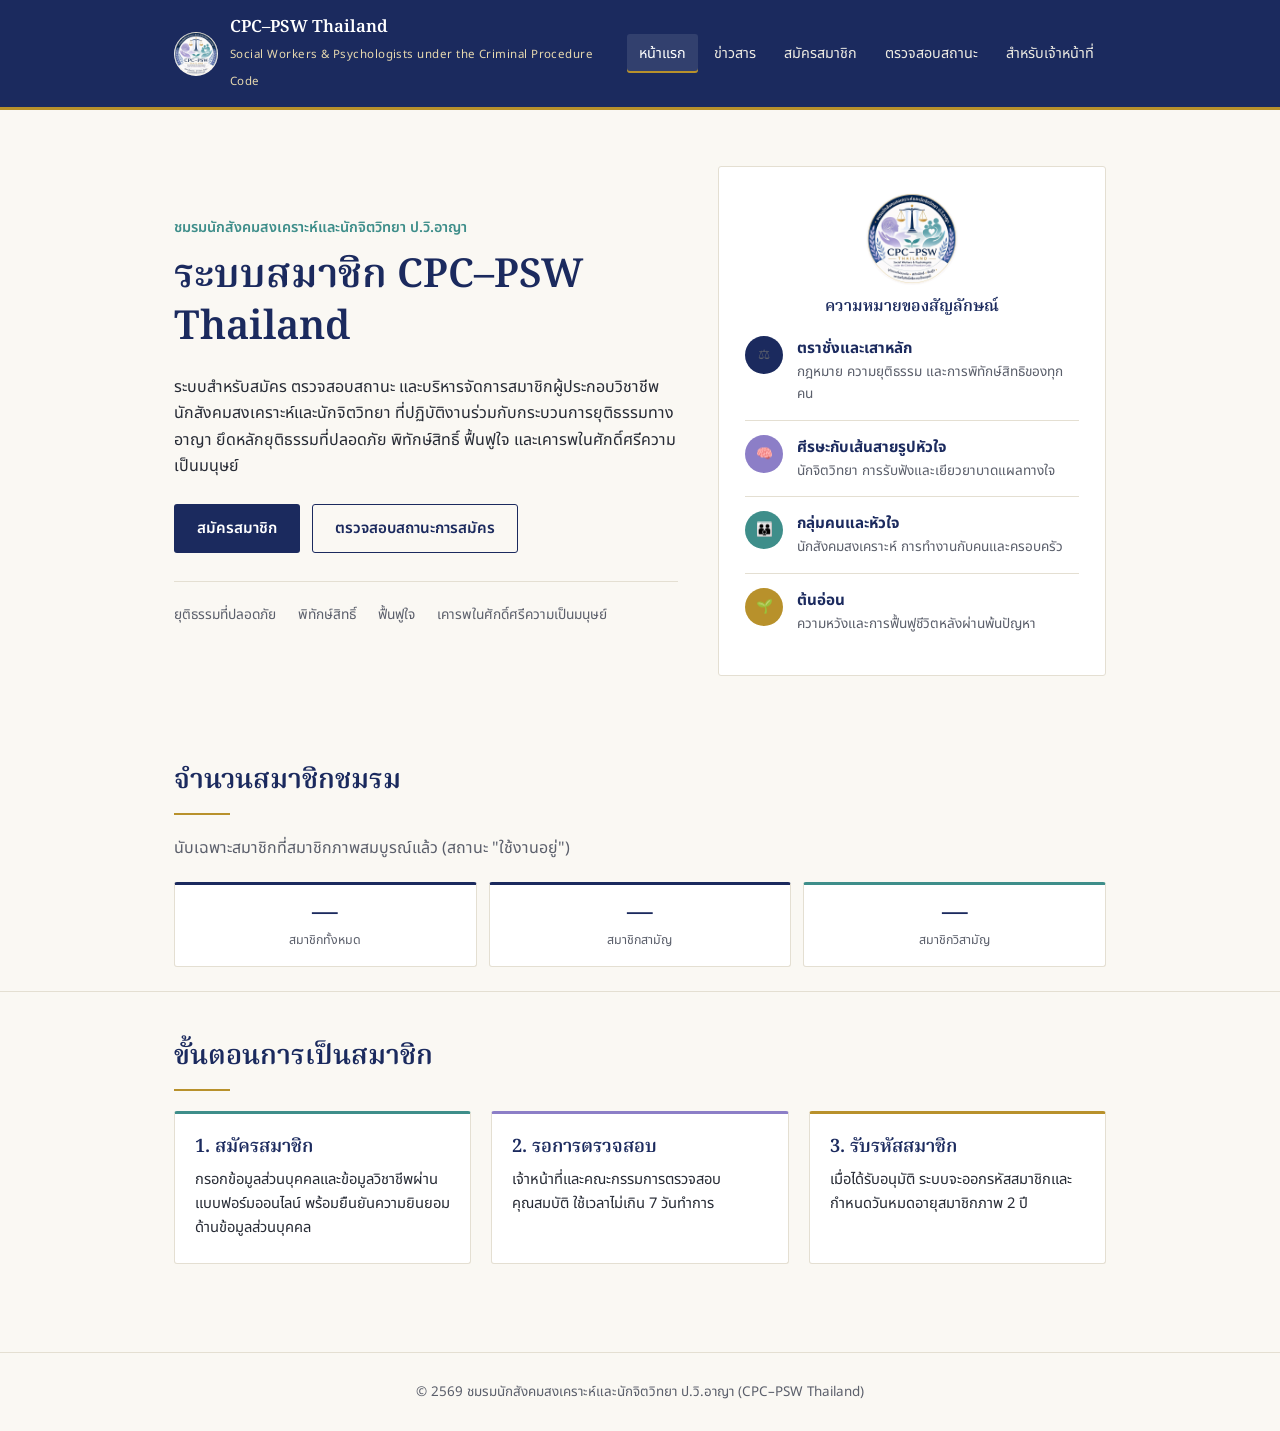
<file: index.html>
<!DOCTYPE html>
<html lang="th">
<head>
<meta charset="UTF-8">
<meta name="viewport" content="width=device-width, initial-scale=1.0">
<title>CPC–PSW Thailand — ระบบสมาชิก</title>
<meta name="description" content="ระบบสมาชิกชมรมนักสังคมสงเคราะห์และนักจิตวิทยา ป.วิ.อาญา">
<link rel="icon" href="logo.png">
<link rel="stylesheet" href="style.css">
</head>
<body>

<header class="site-header">
  <div class="wrap">
    <a href="index.html" class="brand">
      <img src="logo.png" alt="ตราสัญลักษณ์ CPC-PSW Thailand">
      <span>
        <span class="brand-th">CPC–PSW Thailand</span><br>
        <span class="brand-en">Social Workers &amp; Psychologists under the Criminal Procedure Code</span>
      </span>
    </a>
    <button class="nav-toggle" aria-label="เปิดเมนู">เมนู</button>
    <nav class="site-nav">
      <a href="index.html" aria-current="page">หน้าแรก</a>
      <a href="news.html">ข่าวสาร</a>
      <a href="register.html">สมัครสมาชิก</a>
      <a href="status.html">ตรวจสอบสถานะ</a>
      <a href="admin.html">สำหรับเจ้าหน้าที่</a>
    </nav>
  </div>
</header>

<section class="hero">
  <div class="wrap hero-grid">
    <div>
      <div class="hero-tag">ชมรมนักสังคมสงเคราะห์และนักจิตวิทยา ป.วิ.อาญา</div>
      <h1>ระบบสมาชิก CPC–PSW Thailand</h1>
      <p>ระบบสำหรับสมัคร ตรวจสอบสถานะ และบริหารจัดการสมาชิกผู้ประกอบวิชาชีพนักสังคมสงเคราะห์และนักจิตวิทยา ที่ปฏิบัติงานร่วมกับกระบวนการยุติธรรมทางอาญา ยึดหลักยุติธรรมที่ปลอดภัย พิทักษ์สิทธิ์ ฟื้นฟูใจ และเคารพในศักดิ์ศรีความเป็นมนุษย์</p>
      <div class="hero-actions">
        <a href="register.html" class="btn btn-primary">สมัครสมาชิก</a>
        <a href="status.html" class="btn btn-outline">ตรวจสอบสถานะการสมัคร</a>
      </div>
      <div class="value-strip">
        <span>ยุติธรรมที่ปลอดภัย</span>
        <span>พิทักษ์สิทธิ์</span>
        <span>ฟื้นฟูใจ</span>
        <span>เคารพในศักดิ์ศรีความเป็นมนุษย์</span>
      </div>
    </div>

    <div class="emblem-card">
      <div class="emblem-card-logo">
        <img src="logo.png" alt="ตราสัญลักษณ์ชมรม CPC–PSW Thailand">
      </div>
      <h3 class="emblem-card-title">ความหมายของสัญลักษณ์</h3>
      <ul>
        <li>
          <span class="emblem-ic">⚖</span>
          <span><strong>ตราชั่งและเสาหลัก</strong><span>กฎหมาย ความยุติธรรม และการพิทักษ์สิทธิของทุกคน</span></span>
        </li>
        <li>
          <span class="emblem-ic">🧠</span>
          <span><strong>ศีรษะกับเส้นสายรูปหัวใจ</strong><span>นักจิตวิทยา การรับฟังและเยียวยาบาดแผลทางใจ</span></span>
        </li>
        <li>
          <span class="emblem-ic">👪</span>
          <span><strong>กลุ่มคนและหัวใจ</strong><span>นักสังคมสงเคราะห์ การทำงานกับคนและครอบครัว</span></span>
        </li>
        <li>
          <span class="emblem-ic">🌱</span>
          <span><strong>ต้นอ่อน</strong><span>ความหวังและการฟื้นฟูชีวิตหลังผ่านพ้นปัญหา</span></span>
        </li>
      </ul>
    </div>
  </div>
</section>

<section class="section" style="padding-bottom:0">
  <div class="wrap">
    <h2>จำนวนสมาชิกชมรม</h2>
    <hr class="rule">
    <p class="muted" style="margin-bottom:20px">นับเฉพาะสมาชิกที่สมาชิกภาพสมบูรณ์แล้ว (สถานะ "ใช้งานอยู่")</p>
    <div class="stat-grid">
      <div class="stat-card">
        <div class="stat-value" id="pubStatTotal">—</div>
        <div class="stat-label">สมาชิกทั้งหมด</div>
      </div>
      <div class="stat-card stat-type-samanya">
        <div class="stat-value" id="pubStatSamanya">—</div>
        <div class="stat-label">สมาชิกสามัญ</div>
      </div>
      <div class="stat-card stat-type-wisamanya">
        <div class="stat-value" id="pubStatWisamanya">—</div>
        <div class="stat-label">สมาชิกวิสามัญ</div>
      </div>
      <div class="stat-card stat-type-honorary hidden" id="pubStatHonoraryCard">
        <div class="stat-value" id="pubStatHonorary">—</div>
        <div class="stat-label">สมาชิกกิตติมศักดิ์</div>
      </div>
    </div>
  </div>
</section>

<section class="section">
  <div class="wrap">
    <h2>ขั้นตอนการเป็นสมาชิก</h2>
    <hr class="rule">
    <div class="card-grid">
      <div class="info-card">
        <h3>1. สมัครสมาชิก</h3>
        <p>กรอกข้อมูลส่วนบุคคลและข้อมูลวิชาชีพผ่านแบบฟอร์มออนไลน์ พร้อมยืนยันความยินยอมด้านข้อมูลส่วนบุคคล</p>
      </div>
      <div class="info-card">
        <h3>2. รอการตรวจสอบ</h3>
        <p>เจ้าหน้าที่และคณะกรรมการตรวจสอบคุณสมบัติ ใช้เวลาไม่เกิน 7 วันทำการ</p>
      </div>
      <div class="info-card">
        <h3>3. รับรหัสสมาชิก</h3>
        <p>เมื่อได้รับอนุมัติ ระบบจะออกรหัสสมาชิกและกำหนดวันหมดอายุสมาชิกภาพ 2 ปี</p>
      </div>
    </div>
  </div>
</section>

<footer class="site-footer">
  <div class="wrap">
    © <span data-year></span> ชมรมนักสังคมสงเคราะห์และนักจิตวิทยา ป.วิ.อาญา (CPC–PSW Thailand)
  </div>
</footer>

<script src="config.js"></script>
<script src="app.js"></script>
<script src="index.js"></script>
</body>
</html>
</file>
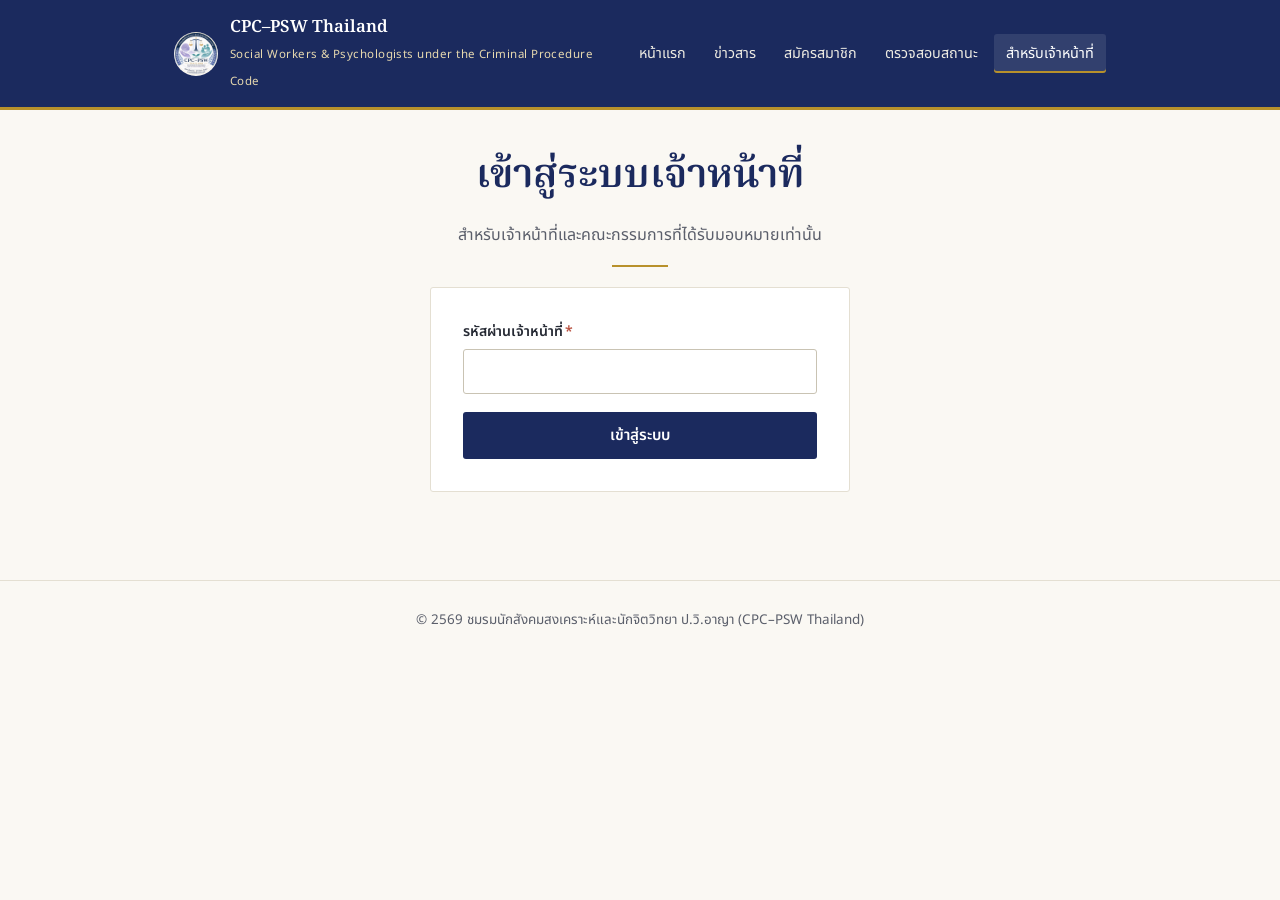
<file: admin.html>
<!DOCTYPE html>
<html lang="th">
<head>
<meta charset="UTF-8">
<meta name="viewport" content="width=device-width, initial-scale=1.0">
<title>สำหรับเจ้าหน้าที่ — CPC–PSW Thailand</title>
<link rel="icon" href="logo.png">
<link rel="stylesheet" href="style.css">
</head>
<body>

<header class="site-header">
  <div class="wrap">
    <a href="index.html" class="brand">
      <img src="logo.png" alt="ตราสัญลักษณ์ CPC-PSW Thailand">
      <span>
        <span class="brand-th">CPC–PSW Thailand</span><br>
        <span class="brand-en">Social Workers &amp; Psychologists under the Criminal Procedure Code</span>
      </span>
    </a>
    <button class="nav-toggle" aria-label="เปิดเมนู">เมนู</button>
    <nav class="site-nav">
      <a href="index.html">หน้าแรก</a>
      <a href="news.html">ข่าวสาร</a>
      <a href="register.html">สมัครสมาชิก</a>
      <a href="status.html">ตรวจสอบสถานะ</a>
      <a href="admin.html" aria-current="page">สำหรับเจ้าหน้าที่</a>
    </nav>
  </div>
</header>

<section class="section" style="padding-top:40px">
  <div class="wrap">

    <!-- LOGIN VIEW -->
    <div id="loginView" style="max-width:420px;margin:0 auto">
      <h1 class="center">เข้าสู่ระบบเจ้าหน้าที่</h1>
      <p class="muted center">สำหรับเจ้าหน้าที่และคณะกรรมการที่ได้รับมอบหมายเท่านั้น</p>
      <hr class="rule center">
      <div id="loginAlert" class="alert hidden" role="alert"></div>
      <div class="panel">
        <form id="loginForm" novalidate>
          <div class="field">
            <label for="password">รหัสผ่านเจ้าหน้าที่<span class="req">*</span></label>
            <input type="password" id="password" required autocomplete="current-password">
          </div>
          <button type="submit" class="btn btn-primary" id="loginBtn" style="width:100%">เข้าสู่ระบบ</button>
        </form>
      </div>
    </div>

    <!-- DASHBOARD VIEW -->
    <div id="dashView" class="hidden">
      <div style="display:flex;justify-content:space-between;align-items:center;flex-wrap:wrap;gap:12px">
        <div>
          <h1 style="margin-bottom:2px">รายการสมาชิก</h1>
          <p class="muted" style="margin:0">ตรวจสอบ อนุมัติ และจัดการสถานะสมาชิกภาพ</p>
        </div>
        <div style="display:flex;gap:8px;flex-wrap:wrap">
          <button class="btn btn-outline btn-sm" id="refreshBtn">โหลดข้อมูลใหม่</button>
          <button class="btn btn-outline btn-sm" id="logoutBtn">ออกจากระบบ</button>
        </div>
      </div>
      <hr class="rule">

      <div id="dashAlert" class="alert hidden" role="alert"></div>

      <!-- TABS -->
      <div class="admin-tabs">
        <button type="button" class="admin-tab active" data-tab="dashboard">แดชบอร์ด</button>
        <button type="button" class="admin-tab" data-tab="manage">ตรวจสอบ/จัดการสมาชิก</button>
        <button type="button" class="admin-tab" data-tab="news">ข่าวสาร</button>
      </div>

      <!-- TAB: DASHBOARD -->
      <div id="tabDashboard" class="admin-tab-panel">
        <!-- STATS DASHBOARD -->
        <div class="stat-grid" id="statGrid">
          <div class="stat-card">
            <div class="stat-value" id="statTotal">0</div>
            <div class="stat-label">สมาชิกทั้งหมด</div>
          </div>
          <div class="stat-card stat-pending">
            <div class="stat-value" id="statPending">0</div>
            <div class="stat-label">รอตรวจสอบ</div>
          </div>
          <div class="stat-card stat-needinfo">
            <div class="stat-value" id="statNeedInfo">0</div>
            <div class="stat-label">รอข้อมูลเพิ่มเติม</div>
          </div>
          <div class="stat-card stat-active">
            <div class="stat-value" id="statActive">0</div>
            <div class="stat-label">ใช้งานอยู่</div>
          </div>
          <div class="stat-card stat-suspended">
            <div class="stat-value" id="statSuspended">0</div>
            <div class="stat-label">ระงับ</div>
          </div>
          <div class="stat-card stat-expired">
            <div class="stat-value" id="statExpired">0</div>
            <div class="stat-label">หมดอายุ</div>
          </div>
          <div class="stat-card stat-rejected">
            <div class="stat-value" id="statRejected">0</div>
            <div class="stat-label">ไม่อนุมัติ</div>
          </div>
        </div>

        <!-- PROFESSION RATIO PANEL -->
        <div class="panel" style="margin-bottom:24px">
          <h3 style="margin-bottom:14px">จำนวน/สัดส่วนวิชาชีพ</h3>
          <div class="profession-bar">
            <div class="profession-bar-seg seg-social" id="professionBarSocial" style="width:0%"></div>
            <div class="profession-bar-seg seg-psych" id="professionBarPsych" style="width:0%"></div>
            <div class="profession-bar-seg seg-other" id="professionBarOther" style="width:0%"></div>
          </div>
          <div class="profession-legend">
            <div class="profession-legend-item">
              <span class="dot dot-social"></span>
              นักสังคมสงเคราะห์ <strong id="professionSocialCount">0</strong> คน (<span id="professionSocialPct">0%</span>)
            </div>
            <div class="profession-legend-item">
              <span class="dot dot-psych"></span>
              นักจิตวิทยา <strong id="professionPsychCount">0</strong> คน (<span id="professionPsychPct">0%</span>)
            </div>
            <div class="profession-legend-item hidden" id="professionOtherItem">
              <span class="dot dot-other"></span>
              อื่น ๆ/ไม่ระบุ <strong id="professionOtherCount">0</strong> คน (<span id="professionOtherPct">0%</span>)
            </div>
          </div>
        </div>

        <!-- MEMBER TYPE RATIO PANEL -->
        <div class="panel" style="margin-bottom:24px">
          <h3 style="margin-bottom:14px">จำนวน/สัดส่วนประเภทสมาชิก</h3>
          <div class="profession-bar">
            <div class="profession-bar-seg seg-samanya" id="typeBarSamanya" style="width:0%"></div>
            <div class="profession-bar-seg seg-wisamanya" id="typeBarWisamanya" style="width:0%"></div>
            <div class="profession-bar-seg seg-honorary" id="typeBarHonorary" style="width:0%"></div>
          </div>
          <div class="profession-legend">
            <div class="profession-legend-item">
              <span class="dot dot-samanya"></span>
              สมาชิกสามัญ <strong id="typeSamanyaCount">0</strong> คน (<span id="typeSamanyaPct">0%</span>)
            </div>
            <div class="profession-legend-item">
              <span class="dot dot-wisamanya"></span>
              สมาชิกวิสามัญ <strong id="typeWisamanyaCount">0</strong> คน (<span id="typeWisamanyaPct">0%</span>)
            </div>
            <div class="profession-legend-item hidden" id="typeHonoraryItem">
              <span class="dot dot-honorary"></span>
              สมาชิกกิตติมศักดิ์ <strong id="typeHonoraryCount">0</strong> คน (<span id="typeHonoraryPct">0%</span>)
            </div>
          </div>
        </div>
      </div>

      <!-- TAB: MANAGE MEMBERS -->
      <div id="tabManage" class="admin-tab-panel hidden">
        <div style="display:flex;justify-content:flex-end;gap:8px;flex-wrap:wrap;margin-bottom:16px">
          <button class="btn btn-gold btn-sm" id="addHonoraryBtn">+ เพิ่มสมาชิกกิตติมศักดิ์</button>
          <button class="btn btn-outline btn-sm" id="addNewsletterBtn">+ ส่งข่าวสารถึงสมาชิก</button>
        </div>

        <!-- ADD HONORARY MEMBER PANEL -->
        <div id="honoraryPanel" class="panel hidden" style="margin-bottom:24px">
          <h3 style="margin-bottom:4px">เพิ่มสมาชิกกิตติมศักดิ์</h3>
          <p class="muted" style="margin-bottom:16px">สำหรับผู้ทรงคุณวุฒิที่ชมรมเชิญเป็นกรณีพิเศษ — ระบบจะออกรหัสสมาชิกและตั้งสถานะ "ใช้งานอยู่" ให้ทันที ไม่ต้องผ่านขั้นตอนรอตรวจสอบ</p>
          <form id="honoraryForm" novalidate>
            <div class="field-grid">
              <div class="field">
                <label for="hTitle">คำนำหน้า<span class="req">*</span></label>
                <input type="text" id="hTitle" required>
              </div>
              <div class="field">
                <label for="hFirstName">ชื่อ<span class="req">*</span></label>
                <input type="text" id="hFirstName" required>
              </div>
              <div class="field">
                <label for="hLastName">นามสกุล<span class="req">*</span></label>
                <input type="text" id="hLastName" required>
              </div>
              <div class="field">
                <label for="hPhone">เบอร์โทรศัพท์</label>
                <input type="tel" id="hPhone">
              </div>
              <div class="field">
                <label for="hEmail">อีเมล</label>
                <input type="email" id="hEmail">
              </div>
              <div class="field">
                <label for="hOrganization">หน่วยงาน / ตำแหน่ง</label>
                <input type="text" id="hOrganization">
              </div>
              <div class="field full">
                <label for="hNote">หมายเหตุ</label>
                <input type="text" id="hNote" placeholder="เช่น เหตุผลที่เชิญเป็นสมาชิกกิตติมศักดิ์">
              </div>
            </div>
            <div style="display:flex;gap:10px">
              <button type="submit" class="btn btn-primary" id="honoraryBtn">เพิ่มสมาชิก</button>
              <button type="button" class="btn btn-outline" id="honoraryCancelBtn">ยกเลิก</button>
            </div>
          </form>
        </div>

        <!-- SEND NEWSLETTER PANEL -->
        <div id="newsletterPanel" class="panel hidden" style="margin-bottom:24px">
          <h3 style="margin-bottom:4px">ส่งข่าวสารถึงสมาชิกทางอีเมล</h3>
          <p class="muted" id="newsletterQuotaText" style="margin-bottom:16px">กำลังตรวจสอบโควต้าอีเมล...</p>
          <form id="newsletterForm" novalidate>
            <div class="field-grid">
              <div class="field">
                <label for="nlAudience">ส่งถึง</label>
                <select id="nlAudience">
                  <option value="active">เฉพาะสมาชิกที่ใช้งานอยู่</option>
                  <option value="all">สมาชิกทุกคน (ทุกสถานะที่มีอีเมล)</option>
                  <option value="custom">ระบุอีเมลเอง</option>
                </select>
              </div>
              <div class="field full hidden" id="nlCustomEmailsField">
                <label for="nlCustomEmails">รายชื่ออีเมล (คั่นด้วยจุลภาค , หรือขึ้นบรรทัดใหม่)</label>
                <textarea id="nlCustomEmails" placeholder="เช่น somchai@example.com, malee@example.com"></textarea>
              </div>
              <div class="field full">
                <label for="nlSubject">หัวข้ออีเมล<span class="req">*</span></label>
                <input type="text" id="nlSubject" required>
              </div>
              <div class="field full">
                <label for="nlMessage">เนื้อหาข่าวสาร<span class="req">*</span></label>
                <textarea id="nlMessage" required style="min-height:140px"></textarea>
              </div>
              <div class="field full">
                <label for="nlImages">แนบรูปภาพประกอบ (ถ้ามี สูงสุด 3 รูป)</label>
                <input type="file" id="nlImages" accept="image/*" multiple>
                <div class="hint">รูปจะแสดงต่อท้ายเนื้อหาข่าวสารในอีเมล ไฟล์ละไม่เกิน 3 MB</div>
              </div>
            </div>
            <div style="display:flex;gap:10px">
              <button type="submit" class="btn btn-primary" id="newsletterBtn">ส่งอีเมล</button>
              <button type="button" class="btn btn-outline" id="newsletterCancelBtn">ยกเลิก</button>
            </div>
          </form>
        </div>

        <div class="filter-bar">
          <select id="filterStatus">
            <option value="">ทุกสถานะ</option>
            <option value="รอตรวจสอบ">รอตรวจสอบ</option>
            <option value="รอข้อมูลเพิ่มเติม">รอข้อมูลเพิ่มเติม</option>
            <option value="ใช้งานอยู่">ใช้งานอยู่</option>
            <option value="ไม่อนุมัติ">ไม่อนุมัติ</option>
            <option value="ระงับ">ระงับ</option>
            <option value="หมดอายุ">หมดอายุ</option>
          </select>
          <input type="text" id="filterSearch" placeholder="ค้นหาชื่อ / เลขบัตรประชาชน / รหัสสมาชิก">
        </div>

        <div class="table-wrap">
          <table>
            <thead>
              <tr>
                <th>รหัสสมาชิก</th>
                <th>ชื่อ-นามสกุล</th>
                <th>วิชาชีพ</th>
                <th>ประเภท</th>
                <th>เลขทะเบียน ป.วิ.อาญา</th>
                <th>สถานะ</th>
                <th>วันสมัคร</th>
                <th>จัดการ</th>
              </tr>
            </thead>
            <tbody id="memberTableBody">
              <tr><td colspan="8" class="center muted">กำลังโหลดข้อมูล...</td></tr>
            </tbody>
          </table>
        </div>
      </div>

      <!-- TAB: NEWS -->
      <div id="tabNews" class="admin-tab-panel hidden">
        <div style="display:flex;justify-content:flex-end;gap:8px;flex-wrap:wrap;margin-bottom:16px">
          <button class="btn btn-gold btn-sm" id="addNewsBtn">+ เพิ่มข่าวสาร</button>
        </div>

        <div id="newsFormPanel" class="panel hidden" style="margin-bottom:24px">
          <h3 style="margin-bottom:4px" id="newsFormTitle">เพิ่มข่าวสาร</h3>
          <p class="muted" style="margin-bottom:16px">กรอกรายละเอียดข่าว แนบภาพ thumbnail สำหรับหน้ารวมข่าว และภาพประกอบเนื้อหาเพิ่มเติมได้ (ถ้ามี สูงสุด 3 รูป)</p>
          <form id="newsForm" novalidate>
            <div class="field-grid">
              <div class="field full">
                <label for="nTitle">หัวข้อข่าว<span class="req">*</span></label>
                <input type="text" id="nTitle" required>
              </div>
              <div class="field full">
                <label for="nSummary">สรุปย่อ (แสดงในหน้ารวมข่าว)<span class="req">*</span></label>
                <textarea id="nSummary" required style="min-height:70px"></textarea>
              </div>
              <div class="field full">
                <label for="nContent">เนื้อหาข่าวเต็ม<span class="req">*</span></label>
                <textarea id="nContent" required style="min-height:180px"></textarea>
              </div>
              <div class="field">
                <label for="nThumbnail" id="nThumbnailLabel">ภาพ Thumbnail<span class="req">*</span></label>
                <input type="file" id="nThumbnail" accept="image/*">
                <div class="hint">ใช้แสดงในหน้ารวมข่าวและเป็นภาพหลักของบทความ ไฟล์ไม่เกิน 5 MB</div>
              </div>
              <div class="field">
                <label for="nImages">ภาพประกอบเนื้อหา (สูงสุด 3 รูป)</label>
                <input type="file" id="nImages" accept="image/*" multiple>
                <div class="hint">แสดงต่อท้ายเนื้อหาข่าว ไฟล์ละไม่เกิน 5 MB</div>
              </div>
              <div class="field">
                <label for="nStatus">สถานะ</label>
                <select id="nStatus">
                  <option value="เผยแพร่">เผยแพร่ทันที</option>
                  <option value="ร่าง">บันทึกเป็นฉบับร่าง</option>
                </select>
              </div>
              <div class="field">
                <label for="nAuthor">ผู้เขียน/ที่มา</label>
                <input type="text" id="nAuthor" placeholder="เช่น ทีมงานชมรม">
              </div>
            </div>
            <div id="newsFormAlert" class="alert hidden" role="alert"></div>
            <div style="display:flex;gap:10px">
              <button type="submit" class="btn btn-primary" id="newsFormBtn">บันทึกข่าวสาร</button>
              <button type="button" class="btn btn-outline" id="newsFormCancelBtn">ยกเลิก</button>
            </div>
          </form>
        </div>

        <div class="table-wrap">
          <table>
            <thead>
              <tr>
                <th>ภาพ</th>
                <th>หัวข้อข่าว</th>
                <th>สถานะ</th>
                <th>วันที่เผยแพร่</th>
                <th>จัดการ</th>
              </tr>
            </thead>
            <tbody id="newsTableBody">
              <tr><td colspan="5" class="center muted">กำลังโหลดข้อมูล...</td></tr>
            </tbody>
          </table>
        </div>
      </div>

    </div>
  </div>
</section>

<!-- DETAIL MODAL -->
<div id="detailModal" class="modal-backdrop hidden">
  <div class="modal-box">
    <div class="modal-head">
      <h3 style="margin:0">รายละเอียดใบสมัคร</h3>
      <button type="button" class="modal-close" id="modalCloseBtn" aria-label="ปิด">✕</button>
    </div>
    <div class="modal-body" id="modalBody">
      <!-- เติมด้วย JS -->
    </div>
  </div>
</div>

<!-- CONFIRM MODAL -->
<div id="confirmModal" class="modal-backdrop hidden">
  <div class="modal-box" style="max-width:420px">
    <div class="modal-head">
      <h3 id="confirmTitle" style="margin:0">ยืนยันการดำเนินการ</h3>
      <button type="button" class="modal-close" id="confirmCloseBtn" aria-label="ปิด">✕</button>
    </div>
    <div class="modal-body">
      <p id="confirmMessage" style="margin:0 0 16px"></p>
      <div id="confirmReasonWrap" class="field hidden">
        <label for="confirmReasonInput" id="confirmReasonLabel">เหตุผล (ถ้ามี)</label>
        <textarea id="confirmReasonInput"></textarea>
      </div>
      <div style="display:flex;gap:10px;justify-content:flex-end;margin-top:8px">
        <button type="button" class="btn btn-outline" id="confirmCancelBtn">ยกเลิก</button>
        <button type="button" class="btn btn-primary" id="confirmOkBtn">ยืนยัน</button>
      </div>
    </div>
  </div>
</div>

<footer class="site-footer">
  <div class="wrap">
    © <span data-year></span> ชมรมนักสังคมสงเคราะห์และนักจิตวิทยา ป.วิ.อาญา (CPC–PSW Thailand)
  </div>
</footer>

<script src="config.js"></script>
<script src="app.js"></script>
<script src="admin.js"></script>
</body>
</html>
</file>
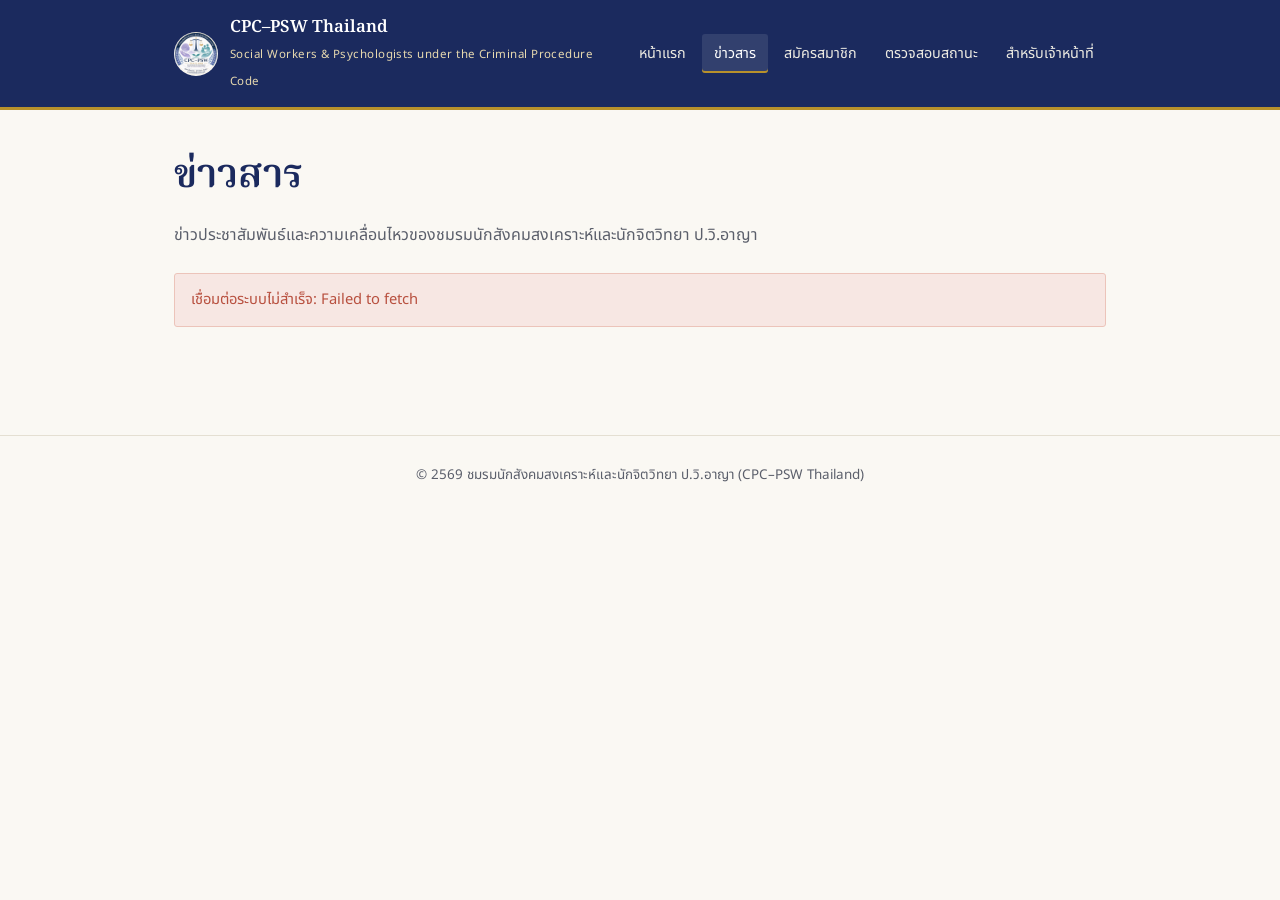
<file: news.html>
<!DOCTYPE html>
<html lang="th">
<head>
<meta charset="UTF-8">
<meta name="viewport" content="width=device-width, initial-scale=1.0">
<title>ข่าวสาร — CPC–PSW Thailand</title>
<meta name="description" content="ข่าวประชาสัมพันธ์ชมรมนักสังคมสงเคราะห์และนักจิตวิทยา ป.วิ.อาญา">
<link rel="icon" href="logo.png">
<link rel="stylesheet" href="style.css">
</head>
<body>

<header class="site-header">
  <div class="wrap">
    <a href="index.html" class="brand">
      <img src="logo.png" alt="ตราสัญลักษณ์ CPC-PSW Thailand">
      <span>
        <span class="brand-th">CPC–PSW Thailand</span><br>
        <span class="brand-en">Social Workers &amp; Psychologists under the Criminal Procedure Code</span>
      </span>
    </a>
    <button class="nav-toggle" aria-label="เปิดเมนู">เมนู</button>
    <nav class="site-nav">
      <a href="index.html">หน้าแรก</a>
      <a href="news.html" aria-current="page">ข่าวสาร</a>
      <a href="register.html">สมัครสมาชิก</a>
      <a href="status.html">ตรวจสอบสถานะ</a>
      <a href="admin.html">สำหรับเจ้าหน้าที่</a>
    </nav>
  </div>
</header>

<section class="section" style="padding-top:40px">
  <div class="wrap">

    <!-- LIST VIEW -->
    <div id="newsListView">
      <h1>ข่าวสาร</h1>
      <p class="muted" style="margin-bottom:24px">ข่าวประชาสัมพันธ์และความเคลื่อนไหวของชมรมนักสังคมสงเคราะห์และนักจิตวิทยา ป.วิ.อาญา</p>
      <div id="newsListAlert" class="alert hidden" role="alert"></div>
      <div class="news-grid" id="newsGrid">
        <p class="muted">กำลังโหลดข่าวสาร...</p>
      </div>
    </div>

    <!-- DETAIL VIEW -->
    <div id="newsDetailView" class="hidden" style="max-width:760px">
      <a href="news.html" class="news-detail-back">← กลับไปหน้ารวมข่าวสาร</a>
      <div id="newsDetailAlert" class="alert hidden" role="alert"></div>
      <div id="newsDetailContent"></div>
    </div>

  </div>
</section>

<footer class="site-footer">
  <div class="wrap">
    © <span data-year></span> ชมรมนักสังคมสงเคราะห์และนักจิตวิทยา ป.วิ.อาญา (CPC–PSW Thailand)
  </div>
</footer>

<script src="config.js"></script>
<script src="app.js"></script>
<script src="news.js"></script>
</body>
</html>
</file>
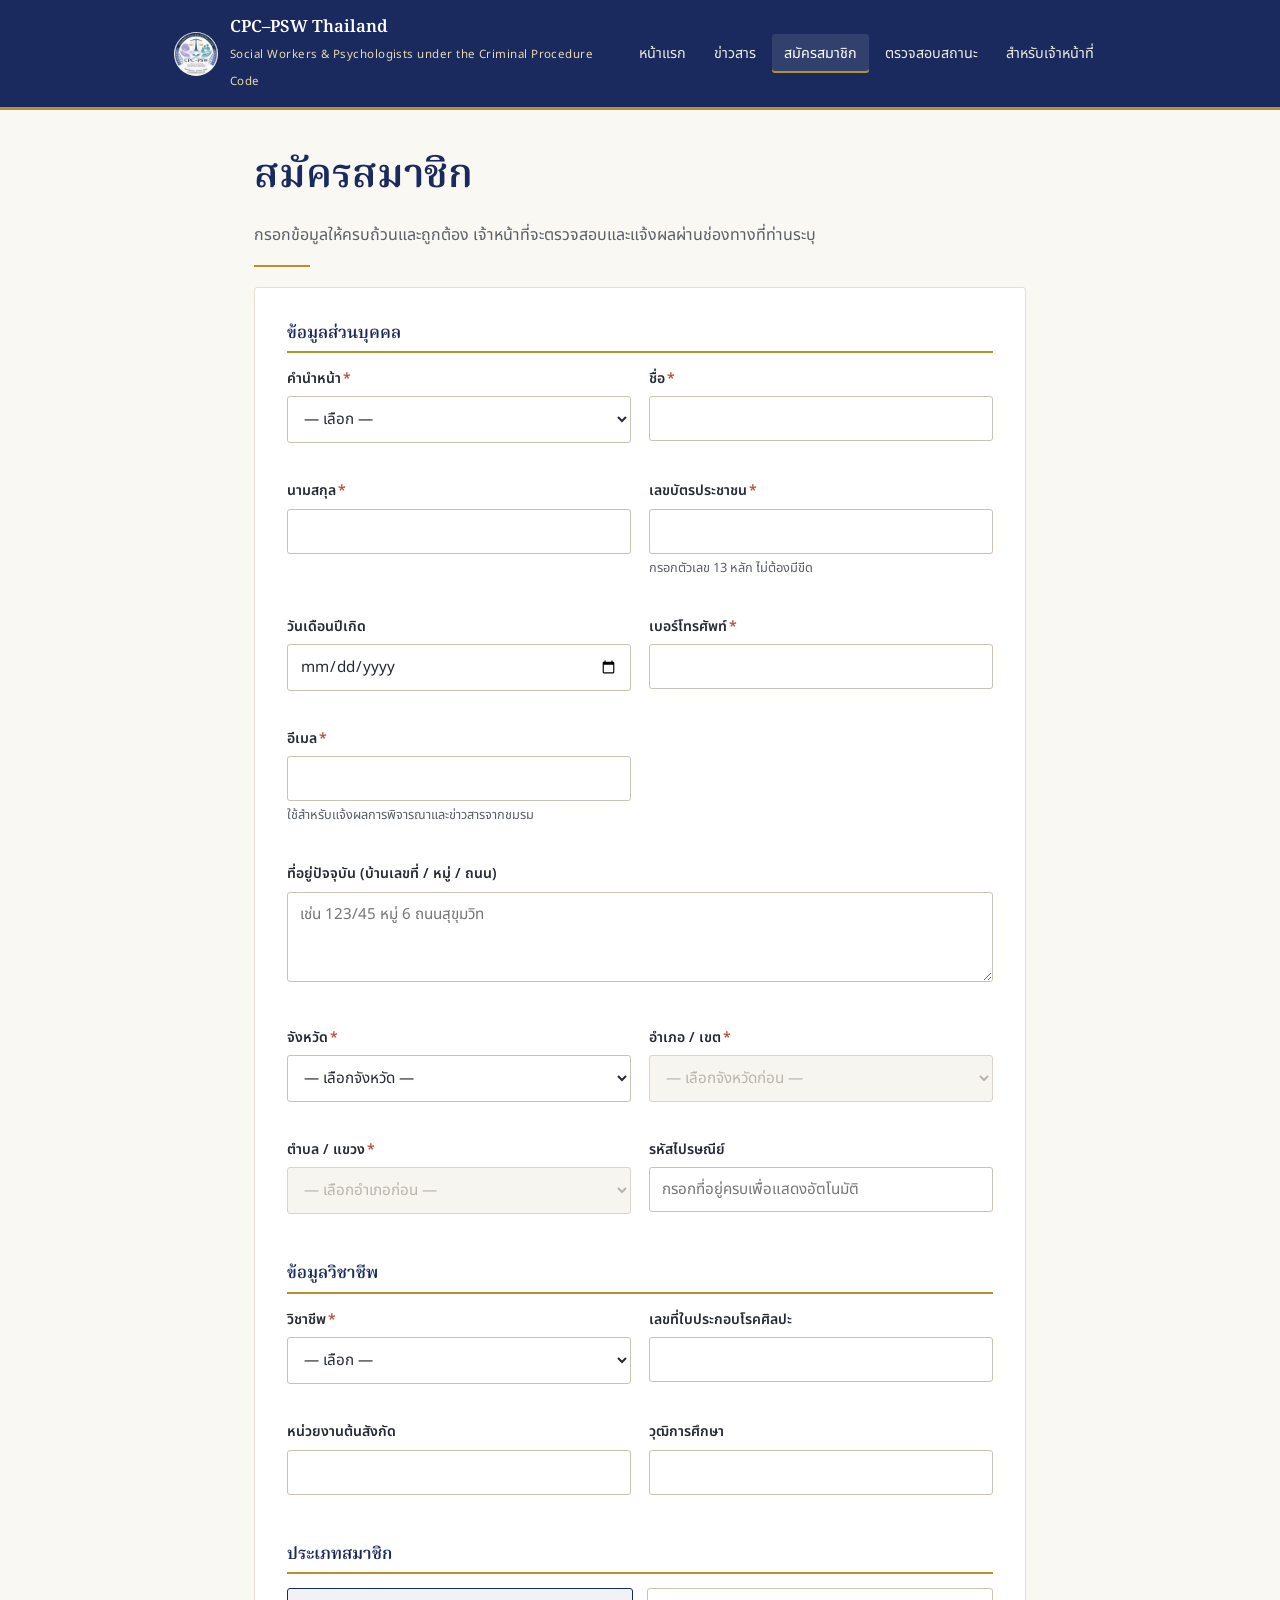
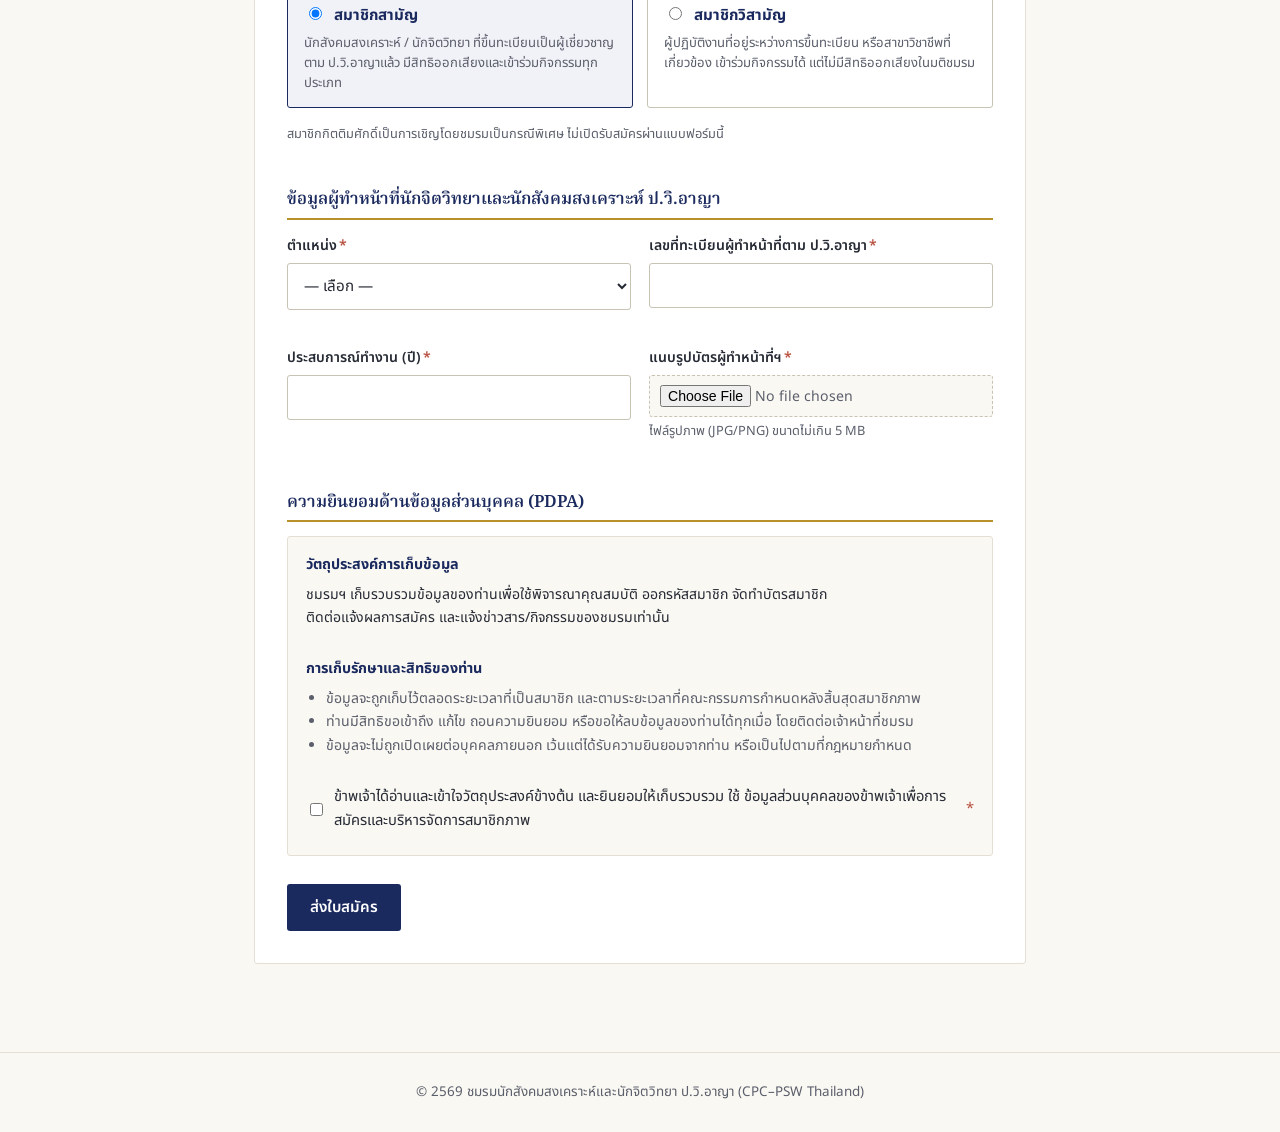
<file: register.html>
<!DOCTYPE html>
<html lang="th">
<head>
<meta charset="UTF-8">
<meta name="viewport" content="width=device-width, initial-scale=1.0">
<title>สมัครสมาชิก — CPC–PSW Thailand</title>
<link rel="icon" href="logo.png">
<link rel="stylesheet" href="style.css">
</head>
<body>

<header class="site-header">
  <div class="wrap">
    <a href="index.html" class="brand">
      <img src="logo.png" alt="ตราสัญลักษณ์ CPC-PSW Thailand">
      <span>
        <span class="brand-th">CPC–PSW Thailand</span><br>
        <span class="brand-en">Social Workers &amp; Psychologists under the Criminal Procedure Code</span>
      </span>
    </a>
    <button class="nav-toggle" aria-label="เปิดเมนู">เมนู</button>
    <nav class="site-nav">
      <a href="index.html">หน้าแรก</a>
      <a href="news.html">ข่าวสาร</a>
      <a href="register.html" aria-current="page">สมัครสมาชิก</a>
      <a href="status.html">ตรวจสอบสถานะ</a>
      <a href="admin.html">สำหรับเจ้าหน้าที่</a>
    </nav>
  </div>
</header>

<section class="section" style="padding-top:40px">
  <div class="wrap" style="max-width:820px">
    <h1>สมัครสมาชิก</h1>
    <p class="muted">กรอกข้อมูลให้ครบถ้วนและถูกต้อง เจ้าหน้าที่จะตรวจสอบและแจ้งผลผ่านช่องทางที่ท่านระบุ</p>
    <hr class="rule">

    <div id="alertBox" class="alert hidden" role="alert"></div>

    <div class="panel">
      <form id="registerForm" novalidate>

        <fieldset>
          <legend>ข้อมูลส่วนบุคคล</legend>
          <div class="field-grid">
            <div class="field">
              <label for="title">คำนำหน้า<span class="req">*</span></label>
              <select id="title" required>
                <option value="">— เลือก —</option>
                <option value="นาย">นาย</option>
                <option value="นาง">นาง</option>
                <option value="นางสาว">นางสาว</option>
                <option value="อื่น ๆ">อื่น ๆ</option>
              </select>
            </div>
            <div class="field hidden" id="titleOtherField">
              <label for="titleOther">ระบุคำนำหน้า<span class="req">*</span></label>
              <input type="text" id="titleOther">
            </div>
            <div class="field">
              <label for="firstName">ชื่อ<span class="req">*</span></label>
              <input type="text" id="firstName" required>
            </div>
            <div class="field">
              <label for="lastName">นามสกุล<span class="req">*</span></label>
              <input type="text" id="lastName" required>
            </div>
            <div class="field">
              <label for="nationalID">เลขบัตรประชาชน<span class="req">*</span></label>
              <input type="text" id="nationalID" inputmode="numeric" maxlength="13" pattern="[0-9]{13}" required>
              <div class="hint">กรอกตัวเลข 13 หลัก ไม่ต้องมีขีด</div>
            </div>
            <div class="field">
              <label for="birthDate">วันเดือนปีเกิด</label>
              <input type="date" id="birthDate">
            </div>
            <div class="field">
              <label for="phone">เบอร์โทรศัพท์<span class="req">*</span></label>
              <input type="tel" id="phone" required>
            </div>
            <div class="field">
              <label for="email">อีเมล<span class="req">*</span></label>
              <input type="email" id="email" required>
              <div class="hint">ใช้สำหรับแจ้งผลการพิจารณาและข่าวสารจากชมรม</div>
            </div>
            <div class="field full">
              <label for="address">ที่อยู่ปัจจุบัน (บ้านเลขที่ / หมู่ / ถนน)</label>
              <textarea id="address" placeholder="เช่น 123/45 หมู่ 6 ถนนสุขุมวิท"></textarea>
            </div>
            <div class="field">
              <label for="province">จังหวัด<span class="req">*</span></label>
              <select id="province" required>
                <option value="">— เลือกจังหวัด —</option>
              </select>
            </div>
            <div class="field">
              <label for="district">อำเภอ / เขต<span class="req">*</span></label>
              <select id="district" required disabled>
                <option value="">— เลือกจังหวัดก่อน —</option>
              </select>
            </div>
            <div class="field">
              <label for="subdistrict">ตำบล / แขวง<span class="req">*</span></label>
              <select id="subdistrict" required disabled>
                <option value="">— เลือกอำเภอก่อน —</option>
              </select>
            </div>
            <div class="field">
              <label for="zipcode">รหัสไปรษณีย์</label>
              <input type="text" id="zipcode" readonly placeholder="กรอกที่อยู่ครบเพื่อแสดงอัตโนมัติ">
            </div>
          </div>
        </fieldset>

        <fieldset>
          <legend>ข้อมูลวิชาชีพ</legend>
          <div class="field-grid">
            <div class="field">
              <label for="profession">วิชาชีพ<span class="req">*</span></label>
              <select id="profession" required>
                <option value="">— เลือก —</option>
                <option value="นักสังคมสงเคราะห์">นักสังคมสงเคราะห์</option>
                <option value="นักจิตวิทยา">นักจิตวิทยา</option>
              </select>
            </div>
            <div class="field">
              <label for="licenseNo">เลขที่ใบประกอบโรคศิลปะ</label>
              <input type="text" id="licenseNo">
            </div>
            <div class="field">
              <label for="organization">หน่วยงานต้นสังกัด</label>
              <input type="text" id="organization">
            </div>
            <div class="field">
              <label for="education">วุฒิการศึกษา</label>
              <input type="text" id="education">
            </div>
          </div>
          <div class="field-grid hidden" id="degreeDocField">
            <div class="field full">
              <label for="degreeDoc">แนบใบปริญญาหรือหนังสือรับรองวุฒิการศึกษา<span class="req">*</span></label>
              <input type="file" id="degreeDoc" accept="image/*,application/pdf">
              <div class="hint">บังคับแนบสำหรับผู้สมัครวิชาชีพนักจิตวิทยา — ไฟล์ภาพหรือ PDF ขนาดไม่เกิน 5 MB</div>
            </div>
          </div>
        </fieldset>

        <fieldset>
          <legend>ประเภทสมาชิก</legend>
          <div class="member-type-grid">
            <label class="member-type-opt">
              <input type="radio" name="memberType" value="สมาชิกสามัญ" checked>
              <span class="mt-title">สมาชิกสามัญ</span>
              <span class="mt-desc">นักสังคมสงเคราะห์ / นักจิตวิทยา ที่ขึ้นทะเบียนเป็นผู้เชี่ยวชาญตาม ป.วิ.อาญาแล้ว มีสิทธิออกเสียงและเข้าร่วมกิจกรรมทุกประเภท</span>
            </label>
            <label class="member-type-opt">
              <input type="radio" name="memberType" value="สมาชิกวิสามัญ">
              <span class="mt-title">สมาชิกวิสามัญ</span>
              <span class="mt-desc">ผู้ปฏิบัติงานที่อยู่ระหว่างการขึ้นทะเบียน หรือสาขาวิชาชีพที่เกี่ยวข้อง เข้าร่วมกิจกรรมได้ แต่ไม่มีสิทธิออกเสียงในมติชมรม</span>
            </label>
          </div>
          <p class="hint" style="margin-top:10px">สมาชิกกิตติมศักดิ์เป็นการเชิญโดยชมรมเป็นกรณีพิเศษ ไม่เปิดรับสมัครผ่านแบบฟอร์มนี้</p>
        </fieldset>

        <fieldset id="cpcDutyFieldset">
          <legend>ข้อมูลผู้ทำหน้าที่นักจิตวิทยาและนักสังคมสงเคราะห์ ป.วิ.อาญา</legend>
          <div class="field-grid">
            <div class="field">
              <label for="cpcRole">ตำแหน่ง<span class="req">*</span></label>
              <select id="cpcRole">
                <option value="">— เลือก —</option>
                <option value="นักจิตวิทยา">นักจิตวิทยา</option>
                <option value="นักสังคมสงเคราะห์">นักสังคมสงเคราะห์</option>
              </select>
            </div>
            <div class="field">
              <label for="cpcRegNo">เลขที่ทะเบียนผู้ทำหน้าที่ตาม ป.วิ.อาญา<span class="req">*</span></label>
              <input type="text" id="cpcRegNo">
            </div>
            <div class="field">
              <label for="cpcExperienceYears">ประสบการณ์ทำงาน (ปี)<span class="req">*</span></label>
              <input type="number" id="cpcExperienceYears" min="0">
            </div>
            <div class="field">
              <label for="cpcCardPhoto">แนบรูปบัตรผู้ทำหน้าที่ฯ<span class="req">*</span></label>
              <input type="file" id="cpcCardPhoto" accept="image/*">
              <div class="hint">ไฟล์รูปภาพ (JPG/PNG) ขนาดไม่เกิน 5 MB</div>
            </div>
          </div>
        </fieldset>

        <fieldset>
          <legend>ความยินยอมด้านข้อมูลส่วนบุคคล (PDPA)</legend>
          <div class="consent-box stack">
            <div>
              <strong style="color:var(--navy);display:block;margin-bottom:6px;font-size:.9rem">วัตถุประสงค์การเก็บข้อมูล</strong>
              <p style="margin:0 0 12px">ชมรมฯ เก็บรวบรวมข้อมูลของท่านเพื่อใช้พิจารณาคุณสมบัติ ออกรหัสสมาชิก จัดทำบัตรสมาชิก ติดต่อแจ้งผลการสมัคร และแจ้งข่าวสาร/กิจกรรมของชมรมเท่านั้น</p>
            </div>
            <div>
              <strong style="color:var(--navy);display:block;margin-bottom:6px;font-size:.9rem">การเก็บรักษาและสิทธิของท่าน</strong>
              <ul style="margin:0 0 12px;padding-left:20px">
                <li>ข้อมูลจะถูกเก็บไว้ตลอดระยะเวลาที่เป็นสมาชิก และตามระยะเวลาที่คณะกรรมการกำหนดหลังสิ้นสุดสมาชิกภาพ</li>
                <li>ท่านมีสิทธิขอเข้าถึง แก้ไข ถอนความยินยอม หรือขอให้ลบข้อมูลของท่านได้ทุกเมื่อ โดยติดต่อเจ้าหน้าที่ชมรม</li>
                <li>ข้อมูลจะไม่ถูกเปิดเผยต่อบุคคลภายนอก เว้นแต่ได้รับความยินยอมจากท่าน หรือเป็นไปตามที่กฎหมายกำหนด</li>
              </ul>
            </div>
            <label class="check-opt">
              <input type="checkbox" id="consent" required>
              ข้าพเจ้าได้อ่านและเข้าใจวัตถุประสงค์ข้างต้น และยินยอมให้เก็บรวบรวม ใช้ ข้อมูลส่วนบุคคลของข้าพเจ้าเพื่อการสมัครและบริหารจัดการสมาชิกภาพ<span class="req">*</span>
            </label>
          </div>
        </fieldset>

        <button type="submit" class="btn btn-primary" id="submitBtn">ส่งใบสมัคร</button>
      </form>
    </div>
  </div>
</section>

<footer class="site-footer">
  <div class="wrap">
    © <span data-year></span> ชมรมนักสังคมสงเคราะห์และนักจิตวิทยา ป.วิ.อาญา (CPC–PSW Thailand)
  </div>
</footer>

<script src="config.js"></script>
<script src="app.js"></script>
<script src="register.js"></script>
</body>
</html>
</file>
<file: style.css>
/* ==========================================================================
   CPC-PSW Thailand — ระบบสมาชิก
   Design tokens: institutional / "ledger" aesthetic drawn from the club seal
   ========================================================================== */

@import url('https://fonts.googleapis.com/css2?family=Noto+Serif+Thai:wght@500;600;700&family=Noto+Sans+Thai:wght@400;500;600;700&display=swap');

:root {
  --navy: #1B2A5E;
  --navy-deep: #121D45;
  --gold: #B8912B;
  --gold-soft: #E7D9AF;
  --purple: #8C7EC7;
  --purple-deep: #4A3F82;
  --teal: #3E8E8A;
  --teal-deep: #1E4B49;
  --cream: #FAF8F3;
  --panel: #FFFFFF;
  --ink: #262A34;
  --ink-soft: #5B5F6B;
  --line: #E4DFD2;
  --red: #B8503F;
  --radius: 3px;

  --font-display: 'Noto Serif Thai', 'Noto Serif', serif;
  --font-body: 'Noto Sans Thai', 'Noto Sans', system-ui, sans-serif;
}

* { box-sizing: border-box; }

html { scroll-behavior: smooth; }

body {
  margin: 0;
  background: var(--cream);
  color: var(--ink);
  font-family: var(--font-body);
  font-size: 16px;
  line-height: 1.65;
  -webkit-font-smoothing: antialiased;
}

img { max-width: 100%; display: block; }

a { color: var(--navy); }

h1, h2, h3 {
  font-family: var(--font-display);
  color: var(--navy);
  font-weight: 600;
  line-height: 1.3;
  margin: 0 0 .5em;
}

h1 { font-size: clamp(1.7rem, 1.3rem + 1.6vw, 2.5rem); }
h2 { font-size: clamp(1.3rem, 1.1rem + 0.8vw, 1.7rem); }
h3 { font-size: 1.15rem; }

p { margin: 0 0 1em; color: var(--ink); max-width: 68ch; }

.muted { color: var(--ink-soft); }

/* ---------- layout ---------- */
.wrap {
  max-width: 980px;
  margin: 0 auto;
  padding: 0 24px;
}

.panel {
  background: var(--panel);
  border: 1px solid var(--line);
  border-radius: var(--radius);
  padding: 32px;
}

.rule {
  border: none;
  border-top: 2px solid var(--gold);
  width: 56px;
  margin: 6px 0 20px;
}

.rule.center { margin-left: auto; margin-right: auto; }

.section {
  padding: 48px 0;
}

.section + .section {
  border-top: 1px solid var(--line);
}

/* ---------- header ---------- */
.site-header {
  background: var(--navy);
  border-bottom: 3px solid var(--gold);
}

.site-header .wrap {
  display: flex;
  align-items: center;
  gap: 16px;
  padding-top: 14px;
  padding-bottom: 14px;
}

.brand {
  display: flex;
  align-items: center;
  gap: 12px;
  text-decoration: none;
  color: #fff;
}

.brand img {
  width: 44px;
  height: 44px;
  border-radius: 50%;
}

.brand .brand-th {
  font-family: var(--font-display);
  font-size: 1.05rem;
  font-weight: 600;
  color: #fff;
  line-height: 1.2;
}

.brand .brand-en {
  font-size: .72rem;
  letter-spacing: .04em;
  color: var(--gold-soft);
}

.site-nav {
  margin-left: auto;
  display: flex;
  gap: 4px;
}

.site-nav a {
  color: #EDEBE2;
  text-decoration: none;
  font-size: .9rem;
  padding: 8px 12px;
  border-radius: var(--radius);
  white-space: nowrap;
  transition: background .15s ease, color .15s ease;
}

.site-nav a:hover,
.site-nav a[aria-current="page"] {
  background: rgba(255,255,255,.1);
  color: #fff;
}

.site-nav a[aria-current="page"] {
  box-shadow: inset 0 -2px 0 var(--gold);
}

/* mobile nav toggle */
.nav-toggle { display: none; }

@media (max-width: 900px) {
  .site-nav {
    position: absolute;
    top: 64px; left: 0; right: 0;
    background: var(--navy-deep);
    flex-direction: column;
    padding: 8px 24px 16px;
    display: none;
  }
  .site-nav a { white-space: normal; }
  .site-nav.open { display: flex; }
  .nav-toggle {
    display: inline-flex;
    margin-left: auto;
    background: none;
    border: 1px solid rgba(255,255,255,.35);
    color: #fff;
    border-radius: var(--radius);
    padding: 6px 10px;
    font-size: .85rem;
    cursor: pointer;
  }
  .site-header .wrap { flex-wrap: wrap; position: relative; }
}

@media (max-width: 520px) {
  .brand .brand-en { display: none; }
}

/* ---------- hero ---------- */
.hero {
  padding: 56px 0 40px;
}

.hero-grid {
  display: grid;
  grid-template-columns: 1.3fr 1fr;
  gap: 40px;
  align-items: center;
}

@media (max-width: 780px) {
  .hero-grid { grid-template-columns: 1fr; }
}

.hero-tag {
  font-family: var(--font-body);
  color: var(--teal);
  font-weight: 600;
  font-size: .9rem;
  margin-bottom: 10px;
}

.hero-actions {
  display: flex;
  gap: 12px;
  margin-top: 24px;
  flex-wrap: wrap;
}

.value-strip {
  display: flex;
  flex-wrap: wrap;
  gap: 10px 22px;
  margin-top: 28px;
  padding-top: 22px;
  border-top: 1px solid var(--line);
  font-size: .86rem;
  color: var(--ink-soft);
}

.emblem-card {
  background: var(--panel);
  border: 1px solid var(--line);
  border-radius: var(--radius);
  padding: 26px;
}

.emblem-card-logo {
  display: flex;
  justify-content: center;
  margin-bottom: 12px;
}

.emblem-card-logo img {
  width: 92px;
  height: 92px;
  border-radius: 50%;
}

.emblem-card-title {
  text-align: center;
  font-size: 1rem;
  margin-bottom: 4px;
}

.emblem-card ul { list-style: none; margin: 0; padding: 0; }

.emblem-card li {
  display: flex;
  gap: 14px;
  padding: 14px 0;
}

.emblem-card li + li { border-top: 1px solid var(--line); }

.emblem-ic {
  flex: none;
  width: 38px; height: 38px;
  border-radius: 50%;
  display: flex; align-items: center; justify-content: center;
  color: #fff;
  font-size: 1rem;
}

.emblem-card li:nth-child(1) .emblem-ic { background: var(--navy); }
.emblem-card li:nth-child(2) .emblem-ic { background: var(--purple); }
.emblem-card li:nth-child(3) .emblem-ic { background: var(--teal); }
.emblem-card li:nth-child(4) .emblem-ic { background: var(--gold); }

.emblem-card strong { display: block; color: var(--navy); font-size: .95rem; }
.emblem-card span { color: var(--ink-soft); font-size: .85rem; }

/* ---------- cards / grids ---------- */
.card-grid {
  display: grid;
  grid-template-columns: repeat(3, 1fr);
  gap: 20px;
}

@media (max-width: 780px) {
  .card-grid { grid-template-columns: 1fr; }
}

.info-card {
  border: 1px solid var(--line);
  border-top: 3px solid var(--teal);
  background: var(--panel);
  padding: 22px 20px;
  border-radius: var(--radius);
}

.info-card:nth-child(2) { border-top-color: var(--purple); }
.info-card:nth-child(3) { border-top-color: var(--gold); }

.info-card h3 { margin-bottom: 8px; }
.info-card p { font-size: .92rem; margin: 0; }

/* ---------- forms ---------- */
form fieldset {
  border: none;
  padding: 0;
  margin: 0 0 28px;
}

form legend {
  font-family: var(--font-display);
  color: var(--navy);
  font-weight: 600;
  font-size: 1.05rem;
  padding: 0 0 4px;
  margin-bottom: 14px;
  border-bottom: 2px solid var(--gold);
  width: 100%;
}

.field-grid {
  display: grid;
  grid-template-columns: 1fr 1fr;
  gap: 18px;
}

@media (max-width: 640px) {
  .field-grid { grid-template-columns: 1fr; }
}

.field { margin-bottom: 18px; }
.field.full { grid-column: 1 / -1; }

label {
  display: block;
  font-size: .88rem;
  font-weight: 600;
  color: var(--ink);
  margin-bottom: 6px;
}

label .req { color: var(--red); margin-left: 2px; }

input[type=text], input[type=tel], input[type=email], input[type=date],
input[type=number], input[type=password], select, textarea {
  width: 100%;
  padding: 10px 12px;
  border: 1px solid #C9C3B3;
  border-radius: var(--radius);
  font-family: var(--font-body);
  font-size: .95rem;
  background: #fff;
  color: var(--ink);
}

input:focus, select:focus, textarea:focus {
  outline: none;
  border-color: var(--navy);
  box-shadow: 0 0 0 3px rgba(27,42,94,.12);
}

textarea { min-height: 90px; resize: vertical; }

input[type=file] {
  width: 100%;
  padding: 9px 10px;
  border: 1px dashed #C9C3B3;
  border-radius: var(--radius);
  background: var(--cream);
  font-family: var(--font-body);
  font-size: .88rem;
  color: var(--ink-soft);
}

select:disabled {
  background: #F3F1EA;
  color: #9A9689;
  cursor: not-allowed;
}

.radio-row, .check-row {
  display: flex;
  gap: 20px;
  flex-wrap: wrap;
  align-items: center;
}

.radio-opt, .check-opt {
  display: flex;
  align-items: center;
  gap: 8px;
  font-weight: 400;
  font-size: .92rem;
}

.radio-opt input, .check-opt input { width: auto; }

/* member type selection cards */
.member-type-grid {
  display: grid;
  grid-template-columns: repeat(auto-fit, minmax(240px, 1fr));
  gap: 14px;
}

.member-type-opt {
  display: block;
  border: 1px solid #C9C3B3;
  border-radius: var(--radius);
  padding: 14px 16px;
  cursor: pointer;
  transition: border-color .15s ease, background .15s ease;
  font-weight: 400;
}

.member-type-opt:has(input:checked) {
  border-color: var(--navy);
  background: #F1F2F8;
}

.member-type-opt input {
  width: auto;
  margin-right: 8px;
}

.mt-title {
  font-weight: 700;
  color: var(--navy);
  font-size: .95rem;
}

.mt-desc {
  display: block;
  margin-top: 6px;
  font-size: .82rem;
  color: var(--ink-soft);
  line-height: 1.5;
}

.consent-box {
  background: var(--cream);
  border: 1px solid var(--line);
  border-radius: var(--radius);
  padding: 16px 18px;
  font-size: .88rem;
  color: var(--ink-soft);
}

.hint { font-size: .8rem; color: var(--ink-soft); margin-top: 4px; }

/* ---------- buttons ---------- */
.btn {
  display: inline-flex;
  align-items: center;
  justify-content: center;
  gap: 8px;
  padding: 11px 22px;
  border-radius: var(--radius);
  font-family: var(--font-body);
  font-weight: 600;
  font-size: .95rem;
  text-decoration: none;
  cursor: pointer;
  border: 1px solid transparent;
  transition: background .15s ease, color .15s ease, border-color .15s ease;
}

.btn-primary { background: var(--navy); color: #fff; }
.btn-primary:hover { background: var(--navy-deep); }

.btn-outline { background: transparent; color: var(--navy); border-color: var(--navy); }
.btn-outline:hover { background: var(--navy); color: #fff; }

.btn-gold { background: var(--gold); color: #fff; }
.btn-gold:hover { background: #9C7A22; }

.btn-danger { background: transparent; color: var(--red); border-color: var(--red); }
.btn-danger:hover { background: var(--red); color: #fff; }

.btn-sm { padding: 6px 12px; font-size: .82rem; }

.btn[disabled] { opacity: .55; cursor: not-allowed; }

/* ---------- status badges ---------- */
.badge {
  display: inline-block;
  padding: 4px 12px;
  border-radius: 999px;
  font-size: .8rem;
  font-weight: 600;
}

.badge-pending { background: #F3E7C9; color: #8A6A10; }
.badge-active { background: #D8EEEA; color: #1F6B66; }
.badge-rejected { background: #F4DEDA; color: var(--red); }
.badge-suspended { background: #E6E1F3; color: #5B4A96; }
.badge-expired { background: #E7E7E7; color: #66686E; }
.badge-needinfo { background: #FCE4D6; color: #B8622F; }

/* ---------- messages ---------- */
.alert {
  padding: 14px 16px;
  border-radius: var(--radius);
  font-size: .92rem;
  margin-bottom: 20px;
  border: 1px solid transparent;
}

.alert-success { background: #E4F1EE; color: #1F6B66; border-color: #BFE0D8; }
.alert-error { background: #F7E7E3; color: var(--red); border-color: #ECC4BA; }
.alert-info { background: #EDEEF7; color: var(--navy); border-color: #D2D6EE; }

/* ---------- result / member card ---------- */
.result-card {
  border: 1px solid var(--line);
  border-radius: var(--radius);
  overflow: hidden;
  background: var(--panel);
}

.result-card .rc-head {
  background: var(--navy);
  color: #fff;
  padding: 18px 22px;
  display: flex;
  justify-content: space-between;
  align-items: center;
  gap: 12px;
  flex-wrap: wrap;
}

.result-card .rc-body {
  padding: 22px;
  display: grid;
  grid-template-columns: repeat(2, 1fr);
  gap: 14px 24px;
}

@media (max-width: 560px) {
  .result-card .rc-body { grid-template-columns: 1fr; }
}

.rc-item .rc-label { font-size: .78rem; color: var(--ink-soft); }
.rc-item .rc-value { font-size: .98rem; font-weight: 600; color: var(--ink); }

/* ---------- table (admin) ---------- */
.table-wrap { overflow-x: auto; border: 1px solid var(--line); border-radius: var(--radius); }

table { width: 100%; border-collapse: collapse; font-size: .88rem; min-width: 760px; }

thead th {
  background: var(--navy);
  color: #fff;
  text-align: left;
  padding: 10px 12px;
  font-weight: 600;
  white-space: nowrap;
}

tbody td {
  padding: 10px 12px;
  border-top: 1px solid var(--line);
  vertical-align: middle;
}

tbody tr:nth-child(even) { background: #FBFAF6; }

.row-actions { display: flex; gap: 6px; flex-wrap: wrap; }

.filter-bar {
  display: flex;
  gap: 10px;
  flex-wrap: wrap;
  align-items: center;
  margin-bottom: 16px;
}

.filter-bar select, .filter-bar input {
  width: auto;
}

/* ---------- admin dashboard stats ---------- */
.stat-grid {
  display: grid;
  grid-template-columns: repeat(auto-fit, minmax(120px, 1fr));
  gap: 12px;
  margin-bottom: 24px;
}

@media (max-width: 520px) {
  .stat-grid { grid-template-columns: repeat(2, 1fr); }
}

.stat-card {
  background: var(--panel);
  border: 1px solid var(--line);
  border-top: 3px solid var(--navy);
  border-radius: var(--radius);
  padding: 14px 16px;
  text-align: center;
}

.stat-card.stat-pending { border-top-color: var(--gold); }
.stat-card.stat-needinfo { border-top-color: #B8622F; }
.stat-card.stat-active { border-top-color: var(--teal); }
.stat-card.stat-suspended { border-top-color: var(--purple); }
.stat-card.stat-expired { border-top-color: #9A9689; }
.stat-card.stat-rejected { border-top-color: var(--red); }

.stat-card.stat-type-samanya { border-top-color: var(--navy); }
.stat-card.stat-type-wisamanya { border-top-color: var(--teal); }
.stat-card.stat-type-honorary { border-top-color: var(--purple); }

/* ---------- profession ratio bar ---------- */
.profession-bar {
  display: flex;
  height: 14px;
  border-radius: 999px;
  overflow: hidden;
  background: var(--line);
  margin-bottom: 16px;
}

.profession-bar-seg {
  height: 100%;
  transition: width .3s ease;
}

.seg-social { background: var(--teal); }
.seg-psych { background: var(--purple); }
.seg-other { background: var(--gold); }

.profession-legend {
  display: flex;
  gap: 22px;
  flex-wrap: wrap;
  font-size: .88rem;
  color: var(--ink);
}

.profession-legend-item {
  display: flex;
  align-items: center;
  gap: 8px;
}

.profession-legend .dot {
  width: 10px;
  height: 10px;
  border-radius: 50%;
  display: inline-block;
  flex: none;
}

.dot-social { background: var(--teal); }
.dot-psych { background: var(--purple); }
.dot-other { background: var(--gold); }

.seg-samanya { background: var(--navy); }
.seg-wisamanya { background: var(--teal); }
.seg-honorary { background: var(--purple); }
.dot-samanya { background: var(--navy); }
.dot-wisamanya { background: var(--teal); }
.dot-honorary { background: var(--purple); }

/* ---------- admin tabs ---------- */
.admin-tabs {
  display: flex;
  gap: 4px;
  border-bottom: 1px solid var(--line);
  margin: 24px 0 20px;
}

.admin-tab {
  background: none;
  border: none;
  border-bottom: 3px solid transparent;
  padding: 10px 18px;
  font-family: var(--font-body);
  font-weight: 600;
  font-size: .92rem;
  color: var(--ink-soft);
  cursor: pointer;
  transition: color .15s ease, border-color .15s ease;
}

.admin-tab:hover { color: var(--navy); }

.admin-tab.active {
  color: var(--navy);
  border-bottom-color: var(--gold);
}

.admin-tab-panel.hidden { display: none; }

.stat-value {
  font-family: var(--font-display);
  font-size: 1.6rem;
  font-weight: 700;
  color: var(--navy);
  line-height: 1.2;
}

.stat-label {
  font-size: .78rem;
  color: var(--ink-soft);
  margin-top: 2px;
}

/* ---------- modal ---------- */
.modal-backdrop {
  position: fixed;
  inset: 0;
  background: rgba(20, 24, 40, .5);
  display: flex;
  align-items: center;
  justify-content: center;
  padding: 20px;
  z-index: 100;
}

.modal-box {
  background: var(--panel);
  border-radius: var(--radius);
  max-width: 640px;
  width: 100%;
  max-height: 86vh;
  overflow-y: auto;
  box-shadow: 0 20px 50px rgba(0,0,0,.25);
}

.modal-head {
  display: flex;
  align-items: center;
  justify-content: space-between;
  padding: 18px 22px;
  border-bottom: 1px solid var(--line);
  position: sticky;
  top: 0;
  background: var(--panel);
}

.modal-close {
  background: none;
  border: none;
  font-size: 1.1rem;
  color: var(--ink-soft);
  cursor: pointer;
  line-height: 1;
  padding: 4px;
}

.modal-body {
  padding: 22px;
}

.detail-section + .detail-section {
  margin-top: 20px;
  padding-top: 16px;
  border-top: 1px solid var(--line);
}

.detail-section h4 {
  font-family: var(--font-display);
  color: var(--navy);
  font-size: .95rem;
  margin: 0 0 12px;
}

.detail-grid {
  display: grid;
  grid-template-columns: repeat(2, 1fr);
  gap: 10px 20px;
}

@media (max-width: 520px) {
  .detail-grid { grid-template-columns: 1fr; }
}

.detail-item .dt-label {
  font-size: .76rem;
  color: var(--ink-soft);
}

.detail-item .dt-value {
  font-size: .92rem;
  font-weight: 600;
  color: var(--ink);
  word-break: break-word;
}

.detail-photo {
  max-width: 100%;
  max-height: 320px;
  border: 1px solid var(--line);
  border-radius: var(--radius);
  margin-top: 8px;
}

/* ---------- membership e-card (landscape, 16:9-ish "share image" size) ---------- */
.member-ecard {
  width: 100%;
  max-width: 520px;
  aspect-ratio: 16 / 9;
  margin: 0 auto;
  border-radius: 18px;
  padding: 24px 26px 18px;
  display: flex;
  flex-direction: column;
  justify-content: space-between;
  color: #fff;
  box-shadow: 0 20px 45px rgba(18, 29, 69, .38);
  position: relative;
  overflow: hidden;
}

/* ธีมสีตามประเภทสมาชิก */
.member-ecard.theme-samanya {
  background:
    radial-gradient(circle at 100% 0%, rgba(184,145,43,.32), transparent 55%),
    linear-gradient(155deg, var(--navy) 0%, var(--navy-deep) 100%);
}

.member-ecard.theme-wisamanya {
  background:
    radial-gradient(circle at 100% 0%, rgba(184,145,43,.28), transparent 55%),
    linear-gradient(155deg, var(--teal) 0%, var(--teal-deep) 100%);
}

.member-ecard.theme-honorary {
  background:
    radial-gradient(circle at 100% 0%, rgba(184,145,43,.3), transparent 55%),
    linear-gradient(155deg, var(--purple) 0%, var(--purple-deep) 100%);
}

.member-ecard::before {
  content: "";
  position: absolute;
  inset: 0;
  border: 1px solid rgba(231, 217, 175, .4);
  border-radius: 18px;
  pointer-events: none;
  z-index: 4;
}

/* ลายเส้นทแยงบางๆ ทั่วบัตร ให้พื้นผิวมีมิติ (ลดความเข้มลงเพื่อไม่รบกวนการอ่านข้อความ) */
.ecard-texture {
  position: absolute;
  inset: 0;
  background-image: repeating-linear-gradient(
    135deg,
    rgba(255,255,255,.04) 0px,
    rgba(255,255,255,.04) 2px,
    transparent 2px,
    transparent 16px
  );
  pointer-events: none;
  z-index: 0;
}

/* วงกลมไล่เฉดขนาดใหญ่มุมขวาล่าง */
.member-ecard::after {
  content: "";
  position: absolute;
  width: 65%;
  aspect-ratio: 1;
  right: -18%;
  bottom: -32%;
  border-radius: 50%;
  background: radial-gradient(circle, rgba(255,255,255,.10) 0%, transparent 68%);
  pointer-events: none;
  z-index: 1;
}

/* วงแหวนเส้นขอบบางมุมขวาบน */
.ecard-ring {
  position: absolute;
  width: 130px;
  height: 130px;
  right: -35px;
  top: -45px;
  border-radius: 50%;
  border: 1.5px solid rgba(231, 217, 175, .25);
  pointer-events: none;
  z-index: 1;
}

/* ลายจุดตกแต่งมุมขวาบน */
.ecard-dots {
  position: absolute;
  top: 20px;
  right: 56px;
  width: 90px;
  height: 54px;
  background-image: radial-gradient(rgba(255,255,255,.32) 1.4px, transparent 1.8px);
  background-size: 11px 11px;
  pointer-events: none;
  z-index: 1;
}

/* เส้นทแยงสีทองพาดมุมขวา */
.ecard-diagonal {
  position: absolute;
  top: -25%;
  right: 12%;
  width: 3px;
  height: 170%;
  background: linear-gradient(rgba(231,217,175,0), rgba(231,217,175,.3), rgba(231,217,175,0));
  transform: rotate(22deg);
  pointer-events: none;
  z-index: 1;
}

.ecard-diagonal.d2 {
  right: 18%;
  width: 2px;
  opacity: .55;
}

/* ตราสัญลักษณ์เป็นลายน้ำขนาดใหญ่มุมขวาล่าง */
.ecard-watermark {
  position: absolute;
  width: 240px;
  height: 240px;
  right: -55px;
  bottom: -55px;
  opacity: .08;
  filter: brightness(0) invert(1);
  transform: rotate(-8deg);
  pointer-events: none;
  z-index: 1;
}

/* ไอคอนเส้นบาง ๆ ที่หยิบยืมสัญลักษณ์จากตราชมรม (ตราชั่ง / ต้นอ่อน) มาเป็นลายพื้นหลัง */
.ecard-icon {
  position: absolute;
  color: rgba(255,255,255,.08);
  pointer-events: none;
  z-index: 0;
}

.ecard-icon.icon-scale {
  width: 128px;
  height: 128px;
  right: 86px;
  top: 38%;
  transform: translateY(-50%);
}

.ecard-icon.icon-sprout {
  width: 64px;
  height: 64px;
  left: -12px;
  bottom: -12px;
  color: rgba(255,255,255,.10);
}

/* ไล่เฉดมืดบางๆ ด้านล่างบัตร ช่วยให้ข้อความรหัสสมาชิก/วันหมดอายุอ่านง่ายขึ้น
   ไม่ว่าลายกราฟิกด้านหลังจะเป็นอย่างไร */
.ecard-scrim-bottom {
  position: absolute;
  left: 0;
  right: 0;
  bottom: 0;
  height: 42%;
  background: linear-gradient(to top, rgba(5, 10, 30, .32), transparent);
  pointer-events: none;
  z-index: 1;
}

.ecard-row {
  position: relative;
  z-index: 2;
}

.ecard-top {
  display: flex;
  align-items: center;
  gap: 13px;
  padding-bottom: 14px;
  border-bottom: 1px solid rgba(255,255,255,.18);
}

.ecard-logo {
  width: 40px;
  height: 40px;
  border-radius: 50%;
  background: #fff;
  flex: none;
  box-shadow: 0 2px 8px rgba(0,0,0,.25);
}

.ecard-org-text {
  padding-left: 13px;
  border-left: 1px solid rgba(255,255,255,.22);
}

.ecard-org-th {
  font-family: var(--font-display);
  font-weight: 700;
  letter-spacing: .06em;
  font-size: .86rem;
  color: #fff;
  text-shadow: 0 1px 4px rgba(0,0,0,.4);
}

.ecard-org-sub {
  font-size: .64rem;
  color: var(--gold-soft);
  line-height: 1.45;
  margin-top: 2px;
  text-shadow: 0 1px 4px rgba(0,0,0,.4);
}

.ecard-body {
  flex: 1;
  display: flex;
  flex-direction: column;
  justify-content: center;
  gap: 9px;
  padding: 4px 0;
}

.ecard-name {
  font-family: var(--font-display);
  font-size: 1.36rem;
  font-weight: 700;
  color: #fff;
  line-height: 1.3;
  letter-spacing: .01em;
  text-shadow: 0 1px 5px rgba(0,0,0,.4);
}

.ecard-type {
  display: inline-block;
  align-self: flex-start;
  width: fit-content;
  font-size: .7rem;
  font-weight: 600;
  letter-spacing: .02em;
  color: var(--navy-deep);
  background: var(--gold-soft);
  padding: 4px 14px;
  border-radius: 999px;
}

.ecard-meta {
  display: flex;
  justify-content: space-between;
  align-items: flex-end;
  gap: 16px;
  padding-top: 14px;
  border-top: 1px solid rgba(255,255,255,.22);
  position: relative;
}

.ecard-label {
  font-size: .62rem;
  color: rgba(255,255,255,.78);
  text-transform: uppercase;
  letter-spacing: .05em;
  text-shadow: 0 1px 3px rgba(0,0,0,.4);
}

.ecard-value {
  font-size: .96rem;
  font-weight: 700;
  color: #fff;
  margin-top: 3px;
  font-family: var(--font-display);
  text-shadow: 0 1px 4px rgba(0,0,0,.45);
}

.ecard-meta-item:last-child { text-align: right; }

.ecard-tagline {
  padding-top: 8px;
  font-size: .58rem;
  line-height: 1.5;
  color: rgba(255,255,255,.6);
  letter-spacing: .01em;
}

/* ---------- news (public) ---------- */
.news-grid {
  display: grid;
  grid-template-columns: repeat(auto-fill, minmax(260px, 1fr));
  gap: 22px;
}

.news-card {
  border: 1px solid var(--line);
  border-radius: var(--radius);
  overflow: hidden;
  background: var(--panel);
  display: flex;
  flex-direction: column;
  text-decoration: none;
  color: inherit;
  transition: box-shadow .15s ease, transform .15s ease;
}

.news-card:hover {
  box-shadow: 0 10px 24px rgba(18,29,69,.1);
  transform: translateY(-2px);
}

.news-card-thumb {
  width: 100%;
  aspect-ratio: 16 / 9;
  object-fit: cover;
  background: var(--line);
  display: block;
}

.news-card-body {
  padding: 16px 18px 18px;
  display: flex;
  flex-direction: column;
  gap: 7px;
  flex: 1;
}

.news-card-date {
  font-size: .75rem;
  color: var(--ink-soft);
}

.news-card-title {
  font-family: var(--font-display);
  color: var(--navy);
  font-size: 1.05rem;
  font-weight: 700;
  line-height: 1.4;
}

.news-card-summary {
  font-size: .88rem;
  color: var(--ink-soft);
  flex: 1;
  line-height: 1.6;
}

.news-card-cta {
  font-size: .84rem;
  font-weight: 600;
  color: var(--teal);
}

.news-detail-back {
  display: inline-block;
  margin-bottom: 18px;
  font-size: .88rem;
  color: var(--navy);
  text-decoration: none;
}

.news-detail-hero {
  width: 100%;
  max-height: 420px;
  object-fit: cover;
  border-radius: var(--radius);
  margin-bottom: 22px;
  border: 1px solid var(--line);
}

.news-detail-meta {
  font-size: .85rem;
  color: var(--ink-soft);
  margin-bottom: 6px;
}

.news-detail-content {
  font-size: .98rem;
  line-height: 1.85;
  color: var(--ink);
  white-space: pre-wrap;
}

.news-detail-images {
  display: grid;
  grid-template-columns: repeat(auto-fit, minmax(200px, 1fr));
  gap: 14px;
  margin-top: 26px;
}

.news-detail-images img {
  width: 100%;
  border-radius: var(--radius);
  border: 1px solid var(--line);
}

/* ---------- news (admin) ---------- */
.news-thumb-sm {
  width: 64px;
  height: 42px;
  object-fit: cover;
  border-radius: 4px;
  border: 1px solid var(--line);
  display: block;
}

.badge-draft { background: #E7E7E7; color: #66686E; }
.badge-published { background: #D8EEEA; color: #1F6B66; }

/* ---------- footer ---------- */
.site-footer {
  border-top: 1px solid var(--line);
  padding: 28px 0;
  margin-top: 40px;
  font-size: .84rem;
  color: var(--ink-soft);
  text-align: center;
}

/* ---------- utility ---------- */
.stack { display: flex; flex-direction: column; gap: 16px; }
.center { text-align: center; }
.hidden { display: none !important; }
.spinner {
  width: 18px; height: 18px;
  border: 2px solid rgba(255,255,255,.4);
  border-top-color: #fff;
  border-radius: 50%;
  animation: spin .7s linear infinite;
}
@keyframes spin { to { transform: rotate(360deg); } }
</file>
